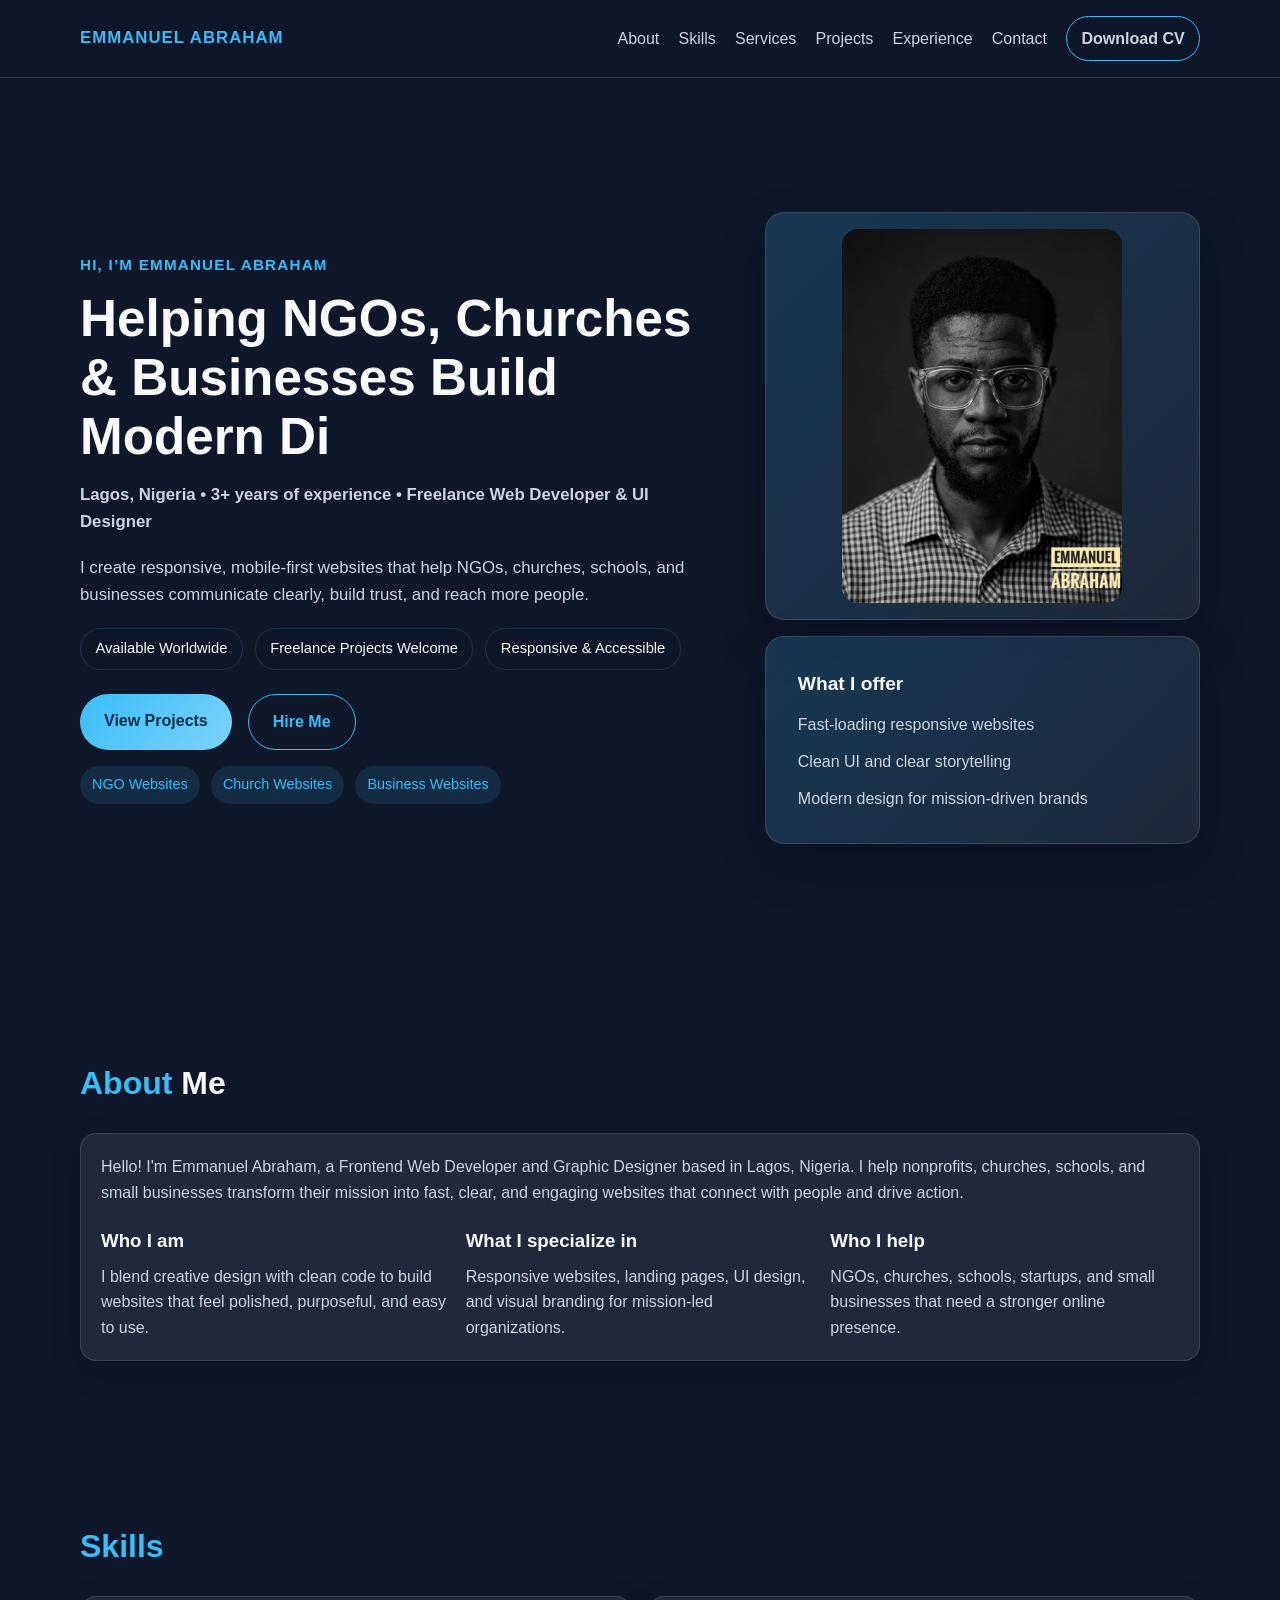
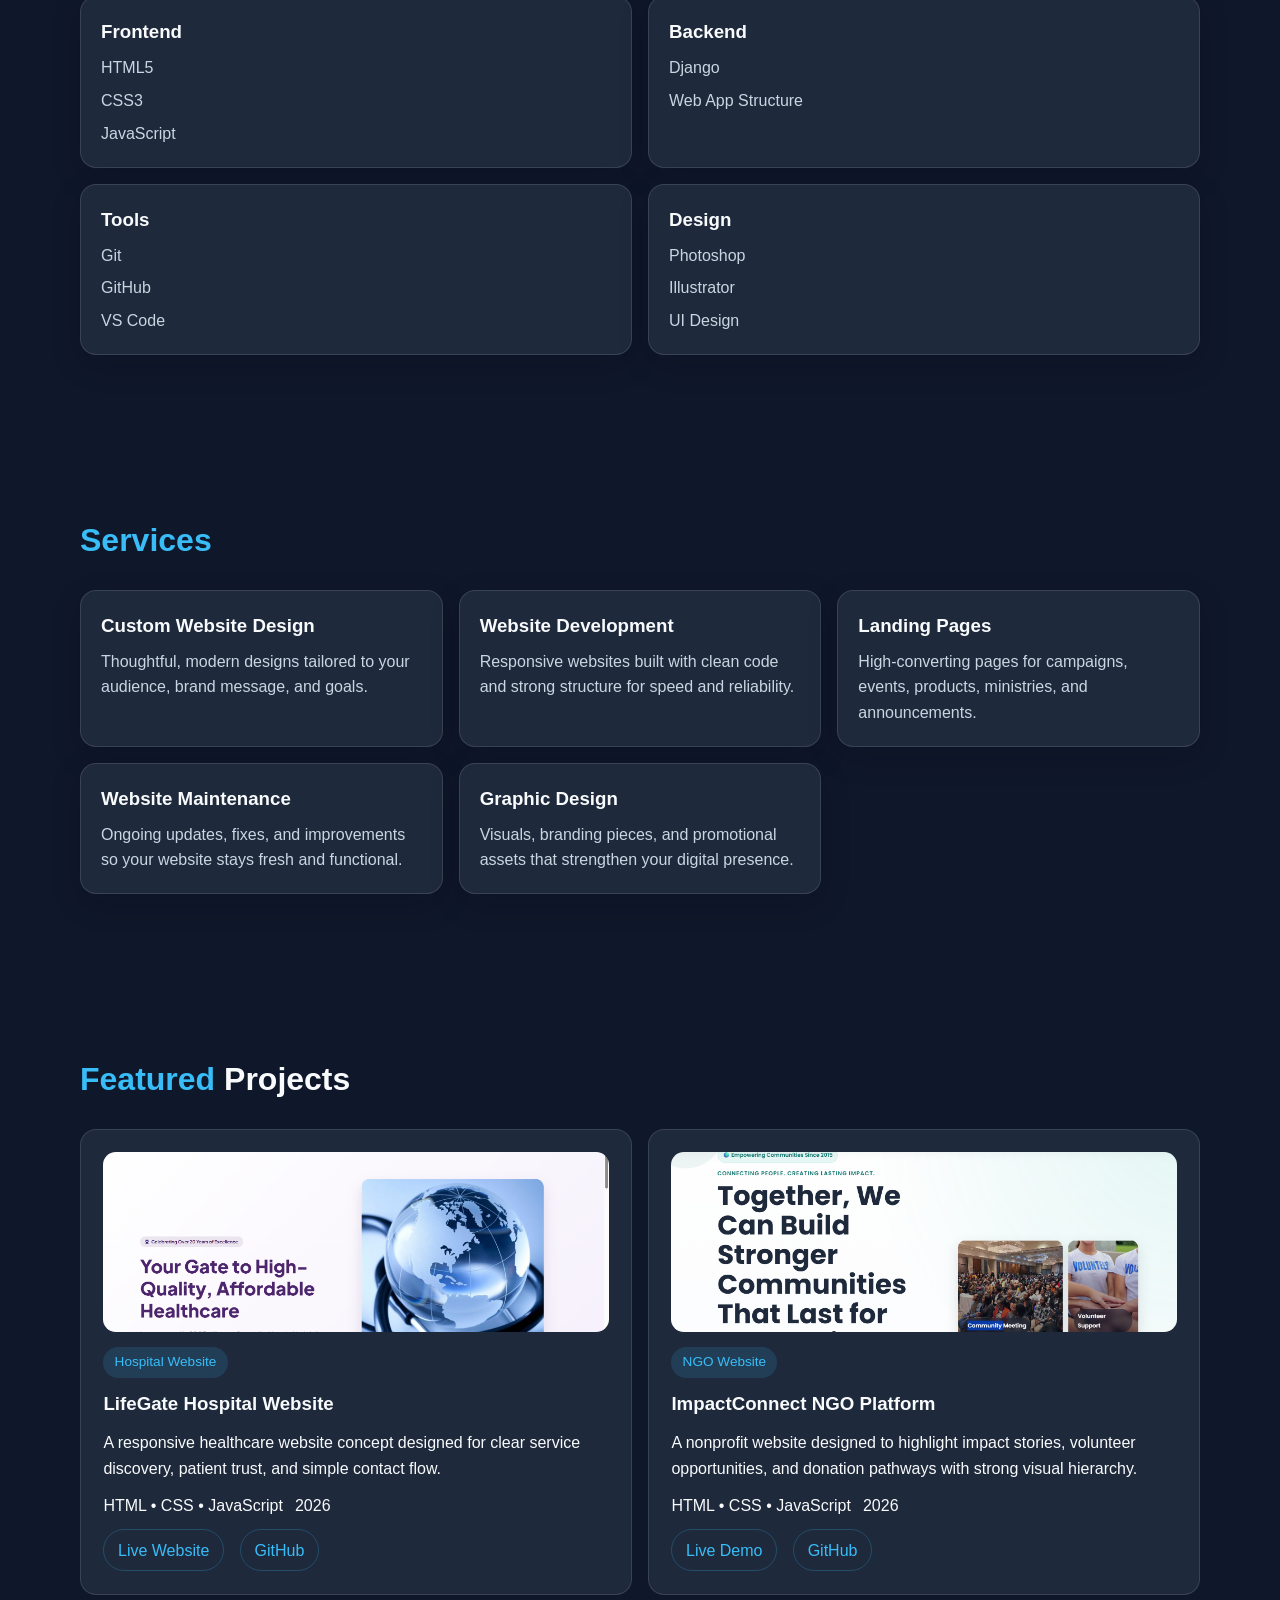
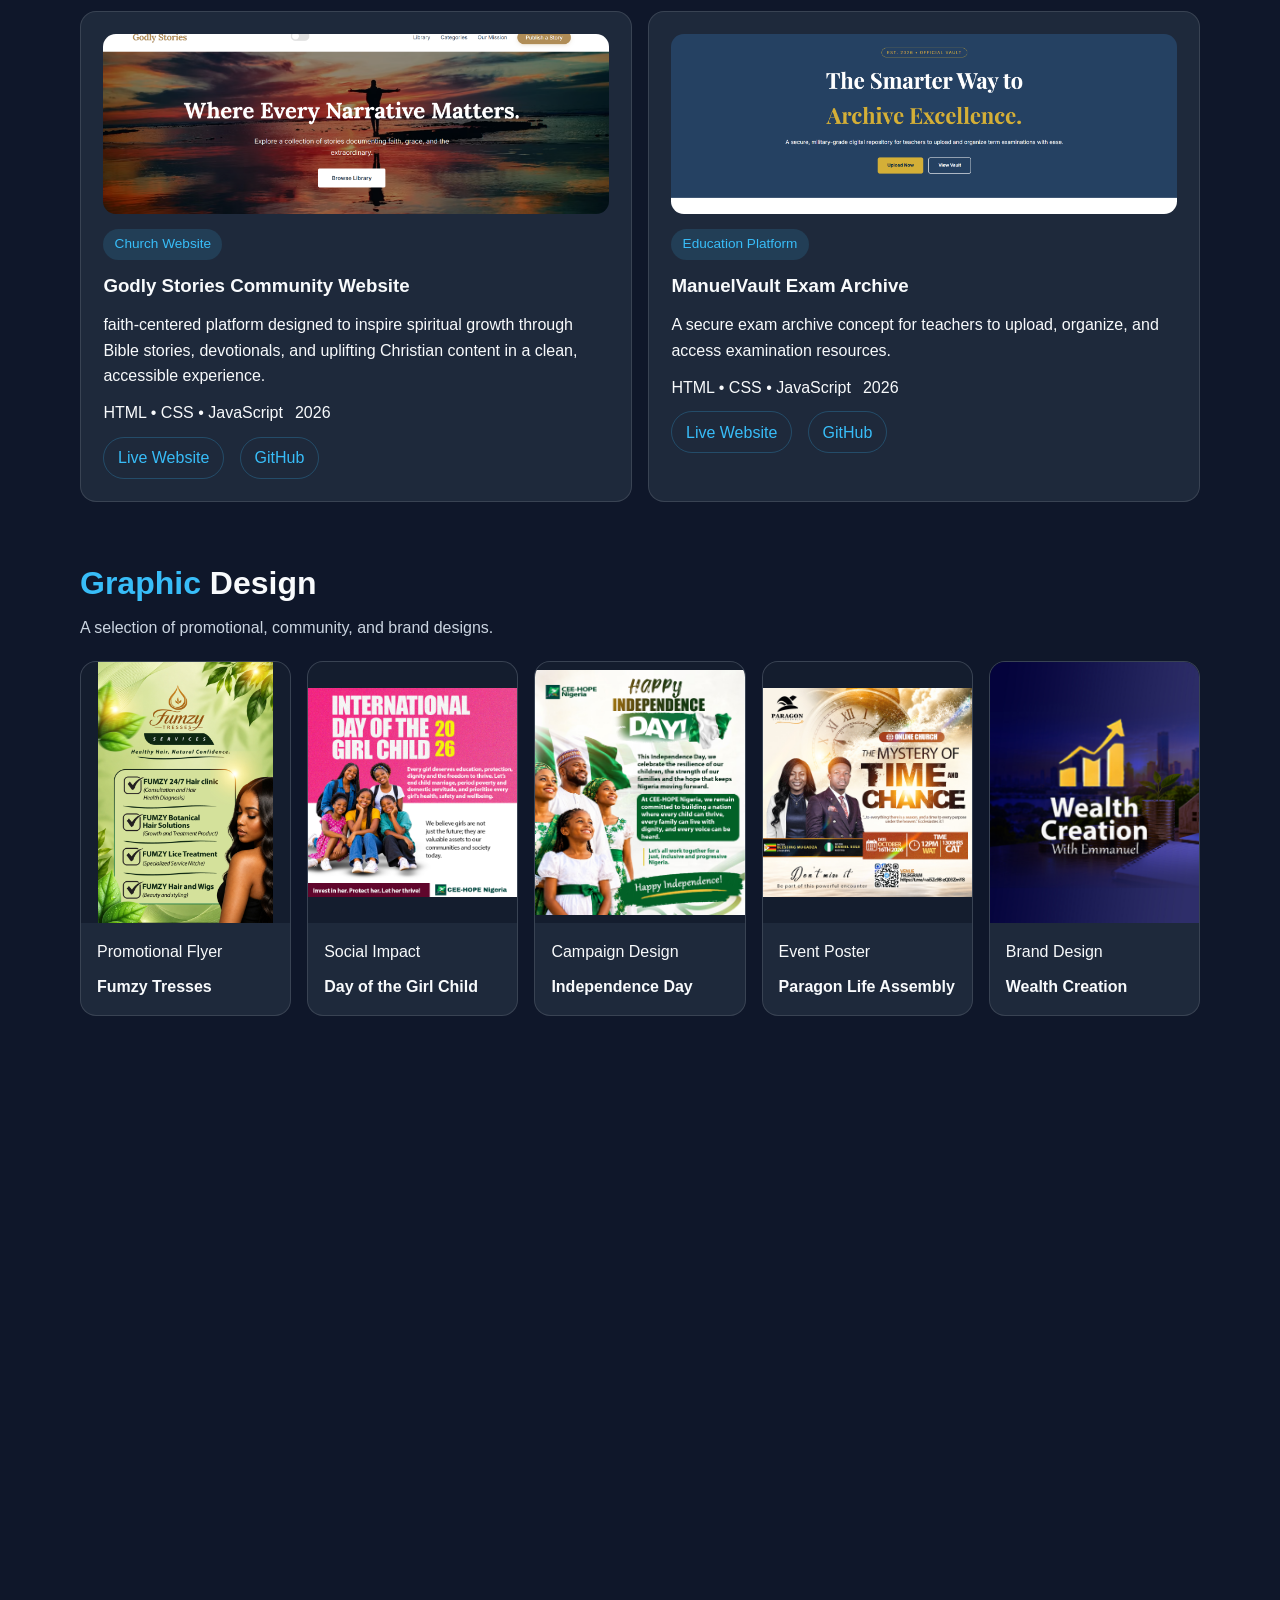
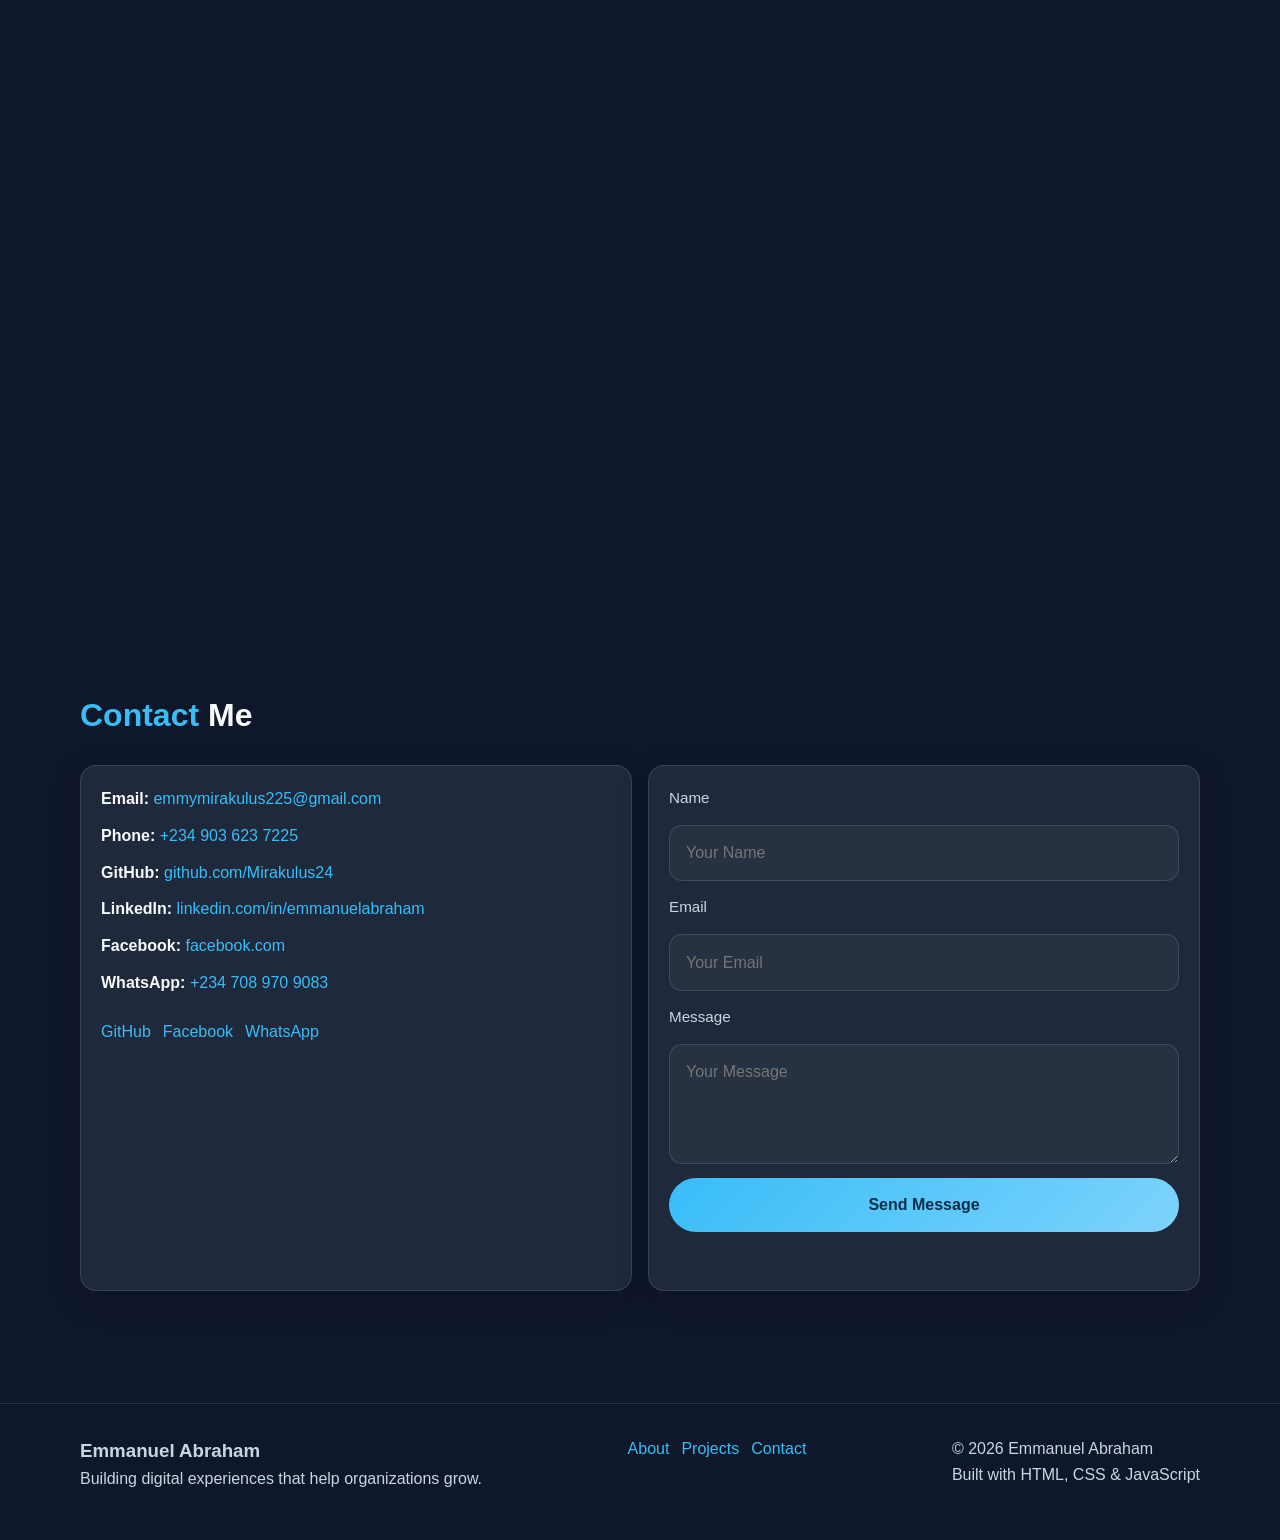
<file: index.html>
<!DOCTYPE html>
<html lang="en">
<head>
  <meta charset="UTF-8" />
  <meta name="viewport" content="width=device-width, initial-scale=1.0" />
  <title>Emmanuel Abraham | Web Developer & Designer</title>
  <meta name="description" content="Portfolio website for Emmanuel Abraham, a web developer and graphic designer building modern websites for NGOs, churches, schools, and businesses." />
  <link rel="stylesheet" href="styles.css" />
</head>
<body>
  <div class="scroll-progress" aria-hidden="true"></div>
  <nav class="top-nav">
    <div class="container nav-wrap">
      <a class="brand" href="#home">Emmanuel Abraham</a>
      <button class="nav-toggle" type="button" aria-label="Toggle navigation" aria-expanded="false">
        <span></span><span></span><span></span>
      </button>
      <ul class="nav-links">
        <li><a href="#about">About</a></li>
        <li><a href="#skills">Skills</a></li>
        <li><a href="#services">Services</a></li>
        <li><a href="#projects">Projects</a></li>
        <li><a href="#experience">Experience</a></li>
        <li><a href="#contact">Contact</a></li>
        <li><a class="btn btn-nav" href="assets/Emmanuel_Abraham_CV.pdf" download>Download CV</a></li>
      </ul>
    </div>
  </nav>

  <header id="home" class="hero">
    <div class="container hero-content">
      <div>
        <p class="subtitle">Hi, I’m Emmanuel Abraham</p>
        <h1><span class="hero-typed">I design and build fast, modern websites that help organizations grow their impact</span></h1>
        <p class="hero-meta">Lagos, Nigeria • 3+ years of experience • Freelance Web Developer & UI Designer</p>
        <p class="hero-tagline">I create responsive, mobile-first websites that help NGOs, churches, schools, and businesses communicate clearly, build trust, and reach more people.</p>
        <div class="hero-status">
          <span>Available Worldwide</span>
          <span>Freelance Projects Welcome</span>
          <span>Responsive & Accessible</span>
        </div>
        <div class="hero-actions">
          <a class="btn btn-primary" href="#projects">View Projects</a>
          <a class="btn btn-secondary" href="#contact">Hire Me</a>
        </div>
        <div class="hero-badges">
          <span>NGO Websites</span>
          <span>Church Websites</span>
          <span>Business Websites</span>
        </div>
      </div>
      <div class="hero-media">
        <div class="avatar-frame">
          <img src="assets/Portfolio.jpeg" alt="Portrait of Emmanuel Abraham" />
        </div>
        <div class="hero-card">
          <h3>What I offer</h3>
          <ul>
            <li>Fast-loading responsive websites</li>
            <li>Clean UI and clear storytelling</li>
            <li>Modern design for mission-driven brands</li>
          </ul>
        </div>
      </div>
    </div>
  </header>

  <main>
    <section id="about" class="section reveal">
      <div class="container">
        <h2 class="section-title"><span>About</span> Me</h2>
        <div class="card about-card">
          <p>Hello! I'm Emmanuel Abraham, a Frontend Web Developer and Graphic Designer based in Lagos, Nigeria. I help nonprofits, churches, schools, and small businesses transform their mission into fast, clear, and engaging websites that connect with people and drive action.</p>
          <div class="about-points">
            <div>
              <h3>Who I am</h3>
              <p>I blend creative design with clean code to build websites that feel polished, purposeful, and easy to use.</p>
            </div>
            <div>
              <h3>What I specialize in</h3>
              <p>Responsive websites, landing pages, UI design, and visual branding for mission-led organizations.</p>
            </div>
            <div>
              <h3>Who I help</h3>
              <p>NGOs, churches, schools, startups, and small businesses that need a stronger online presence.</p>
            </div>
          </div>
        </div>
      </div>
    </section>

    <section id="skills" class="section reveal">
      <div class="container">
        <h2 class="section-title"><span>Skills</span></h2>
        <div class="skill-groups">
          <div class="card skill-group">
            <h3>Frontend</h3>
            <ul>
              <li>HTML5</li>
              <li>CSS3</li>
              <li>JavaScript</li>
            </ul>
          </div>
          <div class="card skill-group">
            <h3>Backend</h3>
            <ul>
              <li>Django</li>
              <li>Web App Structure</li>
            </ul>
          </div>
          <div class="card skill-group">
            <h3>Tools</h3>
            <ul>
              <li>Git</li>
              <li>GitHub</li>
              <li>VS Code</li>
            </ul>
          </div>
          <div class="card skill-group">
            <h3>Design</h3>
            <ul>
              <li>Photoshop</li>
              <li>Illustrator</li>
              <li>UI Design</li>
            </ul>
          </div>
        </div>
      </div>
    </section>

    <section id="services" class="section reveal">
      <div class="container">
        <h2 class="section-title"><span>Services</span></h2>
        <div class="card-grid">
          <div class="card"><h3>Custom Website Design</h3><p>Thoughtful, modern designs tailored to your audience, brand message, and goals.</p></div>
          <div class="card"><h3>Website Development</h3><p>Responsive websites built with clean code and strong structure for speed and reliability.</p></div>
          <div class="card"><h3>Landing Pages</h3><p>High-converting pages for campaigns, events, products, ministries, and announcements.</p></div>
          <div class="card"><h3>Website Maintenance</h3><p>Ongoing updates, fixes, and improvements so your website stays fresh and functional.</p></div>
          <div class="card"><h3>Graphic Design</h3><p>Visuals, branding pieces, and promotional assets that strengthen your digital presence.</p></div>
        </div>
      </div>
    </section>

    <section id="projects" class="section reveal">
      <div class="container">
        <h2 class="section-title"><span>Featured</span> Projects</h2>
        <div class="card-grid project-grid">
          <article class="project-card">
            <img src="assets/Lifegate Specialist Hospital _ 24-Hour Multidisciplinary Care - Google Chrome 7_15_2026 6_12_28 AM.png" alt="Screenshot of the LifeGate Specialist Hospital website" />
            <span class="tag">Hospital Website</span>
            <h3>LifeGate Hospital Website</h3>
            <p>A responsive healthcare website concept designed for clear service discovery, patient trust, and simple contact flow.</p>
            <div class="project-meta"><span>HTML • CSS • JavaScript</span><span>2026</span></div>
            <div class="project-links"><a href="https://lifegatespecialisthospital.it.com/" target="_blank" rel="noreferrer">Live Website</a><a href="#">GitHub</a></div>
          </article>
          <article class="project-card">
            <img src="assets/ImpactConnect.png" alt="Preview of the ImpactConnect NGO website" />
            <span class="tag">NGO Website</span>
            <h3>ImpactConnect NGO Platform</h3>
            <p>A nonprofit website designed to highlight impact stories, volunteer opportunities, and donation pathways with strong visual hierarchy.</p>
            <div class="project-meta"><span>HTML • CSS • JavaScript</span><span>2026</span></div>
            <div class="project-links">
              <a href="https://mirakulus24.github.io/ImpactConnect/" target="_blank" rel="noreferrer">Live Demo</a>
              <a href="#">GitHub</a>
            </div>
          </article>
          <article class="project-card">
            <img src="assets/GodlyStories.png.png" alt="Preview of the Godly stories Community website" />
            <span class="tag">Church Website</span>
            <h3>Godly Stories Community Website</h3>
            <p>faith-centered platform designed to inspire spiritual growth through Bible stories, devotionals, and uplifting Christian content in a clean, accessible experience.</p>
            <div class="project-meta"><span>HTML • CSS • JavaScript</span><span>2026</span></div>
            <div class="project-links"><a href="https://mirakulus24.github.io/godly-stories/">Live Website</a><a href="#">GitHub</a></div>
          </article>
          <article class="project-card">
            <img src="assets/ManuelExamVault _ Secure Academic Storage - Google Chrome 7_15_2026 6_18_02 AM.png" alt="Screenshot of the ManuelVault exam archive website" />
            <span class="tag">Education Platform</span>
            <h3>ManuelVault Exam Archive</h3>
            <p>A secure exam archive concept for teachers to upload, organize, and access examination resources.</p>
            <div class="project-meta"><span>HTML • CSS • JavaScript</span><span>2026</span></div>
            <div class="project-links"><a href="https://mirakulus24.github.io/examuploads/" target="_blank" rel="noreferrer">Live Website</a><a href="#">GitHub</a></div>
          </article>
        </div>
        <div class="design-work">
          <h3 class="section-title"><span>Graphic</span> Design</h3>
          <p class="design-intro">A selection of promotional, community, and brand designs.</p>
          <div class="design-grid">
            <figure class="design-card">
              <img src="assets/Fumzy flyer.jpg" alt="Fumzy Tresses promotional flyer for hair and beauty services" loading="lazy" />
              <figcaption><span class="tag">Promotional Flyer</span><h4>Fumzy Tresses</h4></figcaption>
            </figure>
            <figure class="design-card">
              <img src="assets/GIrl Child Design.jpg" alt="International Day of the Girl Child awareness design for CEE-HOPE Nigeria" loading="lazy" />
              <figcaption><span class="tag">Social Impact</span><h4>Day of the Girl Child</h4></figcaption>
            </figure>
            <figure class="design-card">
              <img src="assets/Independence.jpg" alt="Nigeria Independence Day design celebrating CEE-HOPE Nigeria" loading="lazy" />
              <figcaption><span class="tag">Campaign Design</span><h4>Independence Day</h4></figcaption>
            </figure>
            <figure class="design-card">
              <img src="assets/PARAGON-Recovered.jpg" alt="Paragon Life Assembly online church event poster for The Mystery of Time and Chance" loading="lazy" />
              <figcaption><span class="tag">Event Poster</span><h4>Paragon Life Assembly</h4></figcaption>
            </figure>
            <figure class="design-card">
              <img src="assets/DC logo 1.jpg" alt="Wealth Creation with Emmanuel promotional design" loading="lazy" />
              <figcaption><span class="tag">Brand Design</span><h4>Wealth Creation</h4></figcaption>
            </figure>
          </div>
        </div>
      </div>
    </section>

    <section id="experience" class="section reveal">
      <div class="container">
        <h2 class="section-title"><span>Experience</span></h2>
        <div class="timeline">
          <div class="timeline-item"><h3>Freelance Web Developer</h3><p>2025 – Present</p><span>Building modern websites for NGOs, churches, schools, and businesses with a strong focus on clarity, trust, and performance.</span></div>
          <div class="timeline-item"><h3>HMO/Admin Officer</h3><p>2023 – 2024</p><span>Managed administrative responsibilities and supported operations with organization, reliability, and attention to detail.</span></div>
          <div class="timeline-item"><h3>Teacher</h3><p>2020 – 2022</p><span>Delivered structured communication, guidance, and engagement while building confidence in public-facing work.</span></div>
          <div class="timeline-item"><h3>Account Officer</h3><p>2017 – 2020</p><span>Supported financial and administrative workflows with consistency, precision, and professionalism.</span></div>
        </div>
      </div>
    </section>

    <section class="section reveal">
      <div class="container">
        <h2 class="section-title"><span>Why</span> Work With Me?</h2>
        <div class="stats-grid">
          <div class="card stat-card"><strong>6+</strong><span>Personal Projects</span></div>
          <div class="card stat-card"><strong>3+</strong><span>Years Learning</span></div>
          <div class="card stat-card"><strong>100%</strong><span>Responsive Designs</span></div>
          <div class="card stat-card"><strong>Open</strong><span>To Freelance Work</span></div>
        </div>
      </div>
    </section>

    <section id="contact" class="section reveal">
      <div class="container">
        <h2 class="section-title"><span>Contact</span> Me</h2>
        <div class="card-grid contact-grid">
          <div class="card">
            <div class="contact-list">
              <div><strong>Email:</strong> <a href="mailto:emmymirakulus225@gmail.com">emmymirakulus225@gmail.com</a></div>
              <div><strong>Phone:</strong> <a href="tel:+2349036237225">+234 903 623 7225</a></div>
              <div><strong>GitHub:</strong> <a href="https://github.com/Mirakulus24" target="_blank" rel="noreferrer">github.com/Mirakulus24</a></div>
              <div><strong>LinkedIn:</strong> <a href="https://linkedin.com/in/emmanuelabraham" target="_blank" rel="noreferrer">linkedin.com/in/emmanuelabraham</a></div>
              <div><strong>Facebook:</strong> <a href="https://www.facebook.com/profile.php?id=61593971177938" target="_blank" rel="noreferrer">facebook.com</a></div>
              <div><strong>WhatsApp:</strong> <a href="https://wa.me/2347089709083" target="_blank" rel="noreferrer">+234 708 970 9083</a></div>
            </div>
            <div class="social-links">
              <a href="https://github.com/Mirakulus24" target="_blank" rel="noreferrer">GitHub</a>
              <a href="https://www.facebook.com/profile.php?id=61593971177938l" target="_blank" rel="noreferrer">Facebook</a>
              <a href="https://wa.me/2347089709083" target="_blank" rel="noreferrer">WhatsApp</a>
            </div>
          </div>
          <div class="card">
            <form id="contactForm" action="https://formspree.io/f/xrenbyjw" method="POST" accept-charset="UTF-8">
              <label for="name">Name</label>
              <input id="name" type="text" name="name" placeholder="Your Name" required />
              <label for="email">Email</label>
              <input id="email" type="email" name="email" placeholder="Your Email" required />
              <label for="message">Message</label>
              <textarea id="message" name="message" placeholder="Your Message" required></textarea>
              <input type="hidden" name="_subject" value="New message from Emmanuel Abraham portfolio" />
              <input type="hidden" name="_captcha" value="false" />
              <button class="btn btn-primary" type="submit">Send Message</button>
              <p class="form-status" id="formStatus" role="status" aria-live="polite"></p>
            </form>
          </div>
        </div>
      </div>
    </section>
  </main>

  <footer class="footer">
    <div class="container footer-content">
      <div><h3>Emmanuel Abraham</h3><p>Building digital experiences that help organizations grow.</p></div>
      <div class="footer-links"><a href="#about">About</a><a href="#projects">Projects</a><a href="#contact">Contact</a></div>
      <div><p>© <span data-year></span> Emmanuel Abraham</p><p>Built with HTML, CSS & JavaScript</p></div>
    </div>
  </footer>

  <button class="back-to-top" type="button" aria-label="Back to top">↑</button>
  <script src="script.js"></script>
</body>
</html>
</file>
<file: styles.css>
:root {
  --bg: #0F172A;
  --card: #1E293B;
  --accent: #38BDF8;
  --text: #F8FAFC;
  --muted: #CBD5E1;
  --border: rgba(248, 250, 252, 0.12);
  --shadow: 0 20px 45px rgba(2, 8, 23, 0.25);
}

* {
  box-sizing: border-box;
  margin: 0;
  padding: 0;
}

html {
  scroll-behavior: smooth;
}

body {
  font-family: 'Segoe UI', Arial, sans-serif;
  background: var(--bg);
  color: var(--text);
  line-height: 1.6;
  overflow-x: hidden;
}

a {
  color: inherit;
  text-decoration: none;
}

img {
  max-width: 100%;
  display: block;
}

.container {
  width: min(1120px, calc(100% - 2rem));
  margin: 0 auto;
}

.scroll-progress {
  position: fixed;
  top: 0;
  left: 0;
  width: 0;
  height: 3px;
  background: linear-gradient(90deg, var(--accent), #7dd3fc);
  z-index: 120;
}

.top-nav {
  position: sticky;
  top: 0;
  z-index: 100;
  background: rgba(15, 23, 42, 0.86);
  backdrop-filter: blur(12px);
  border-bottom: 1px solid var(--border);
}

.nav-wrap {
  display: flex;
  justify-content: space-between;
  align-items: center;
  padding: 1rem 0;
  gap: 1rem;
}

.brand {
  font-weight: 700;
  font-size: 1.05rem;
  letter-spacing: 0.06em;
  text-transform: uppercase;
  color: var(--accent);
}

.nav-links {
  display: flex;
  align-items: center;
  gap: 1.2rem;
  list-style: none;
}

.nav-links a {
  color: var(--muted);
  transition: color 0.2s ease;
}

.nav-links a:hover,
.nav-links a.active {
  color: var(--accent);
}

.nav-toggle {
  display: none;
  background: transparent;
  border: 0;
  cursor: pointer;
  padding: 0.2rem;
}

.nav-toggle span {
  display: block;
  width: 24px;
  height: 2px;
  background: var(--text);
  margin: 5px 0;
}

.section {
  padding: 5rem 0;
}

.section-title {
  font-size: 2rem;
  margin-bottom: 1.5rem;
  color: var(--text);
}

.section-title span {
  color: var(--accent);
}

.hero {
  min-height: 100vh;
  display: flex;
  align-items: center;
  padding: 4rem 0 4rem;
}

.hero-content {
  display: grid;
  grid-template-columns: 1.2fr 0.8fr;
  gap: 2rem;
  align-items: center;
}

.hero h1 {
  font-size: clamp(2rem, 4vw, 3.3rem);
  margin-bottom: 1rem;
  line-height: 1.15;
  max-width: 720px;
}

.hero .subtitle {
  color: var(--accent);
  font-weight: 700;
  letter-spacing: 0.08em;
  text-transform: uppercase;
  font-size: 0.95rem;
  margin-bottom: 0.8rem;
}

.hero-meta {
  color: var(--accent);
  font-weight: 600;
  margin-bottom: 1rem;
}

.hero p {
  color: var(--muted);
  font-size: 1.05rem;
  max-width: 640px;
  margin-bottom: 1.2rem;
}

.hero-actions {
  display: flex;
  flex-wrap: wrap;
  gap: 1rem;
  margin-bottom: 1rem;
}

.btn {
  display: inline-block;
  padding: 0.9rem 1.5rem;
  border-radius: 999px;
  font-weight: 600;
  transition: transform 0.2s ease, background 0.2s ease, box-shadow 0.2s ease;
}

.btn:hover {
  transform: translateY(-2px);
  box-shadow: 0 10px 30px rgba(56, 189, 248, 0.2);
}

.btn:focus-visible {
  outline: 2px solid var(--accent);
  outline-offset: 2px;
}

.btn-primary {
  background: linear-gradient(135deg, var(--accent), #7dd3fc);
  color: #082f49;
}

.btn-secondary {
  border: 1px solid var(--accent);
  color: var(--accent);
}

.btn-nav {
  padding: 0.55rem 0.9rem;
  border: 1px solid var(--accent);
  color: var(--accent);
}

.hero-badges {
  display: flex;
  flex-wrap: wrap;
  gap: 0.7rem;
}

.hero-badges span {
  display: inline-block;
  padding: 0.45rem 0.75rem;
  border-radius: 999px;
  background: rgba(56, 189, 248, 0.12);
  color: var(--accent);
  font-size: 0.9rem;
}

.hero-tagline {
  max-width: 680px;
  font-size: 1.05rem;
  color: var(--muted);
  margin-bottom: 1rem;
}

.hero-status {
  display: flex;
  flex-wrap: wrap;
  gap: 0.75rem;
  margin-bottom: 1.5rem;
}

.hero-status span {
  display: inline-flex;
  align-items: center;
  padding: 0.5rem 0.9rem;
  border-radius: 999px;
  border: 1px solid rgba(56, 189, 248, 0.18);
  color: var(--text);
  background: rgba(15, 23, 42, 0.9);
  font-size: 0.92rem;
}

.hero-media {
  display: grid;
  gap: 1rem;
}

.avatar-frame {
  display: flex;
  justify-content: center;
  align-items: center;
  padding: 1rem;
  border-radius: 1.2rem;
  background: linear-gradient(135deg, rgba(56, 189, 248, 0.2), rgba(30, 41, 59, 0.95));
  border: 1px solid var(--border);
  box-shadow: var(--shadow);
}

.avatar-frame img {
  width: min(100%, 280px);
  border-radius: 1rem;
  display: block;
  transition: transform 0.25s ease;
}

.avatar-frame:hover img {
  transform: scale(1.02);
}

.hero-card {
  background: linear-gradient(135deg, rgba(56, 189, 248, 0.2), rgba(30, 41, 59, 0.95));
  border: 1px solid var(--border);
  border-radius: 1.2rem;
  padding: 2rem;
  box-shadow: var(--shadow);
}

.hero-card h3 {
  margin-bottom: 0.8rem;
  font-size: 1.2rem;
}

.hero-card ul {
  list-style: none;
  display: grid;
  gap: 0.7rem;
  color: var(--muted);
}

.card-grid {
  display: grid;
  grid-template-columns: repeat(3, minmax(0, 1fr));
  gap: 1rem;
}

.card {
  background: var(--card);
  border: 1px solid var(--border);
  border-radius: 1rem;
  padding: 1.25rem;
  box-shadow: 0 10px 30px rgba(2, 8, 23, 0.2);
}

.card h3,
.card h4 {
  margin-bottom: 0.5rem;
  color: var(--text);
}

.card p,
.card li {
  color: var(--muted);
}

.about-card {
  display: grid;
  gap: 1.25rem;
}

.about-points {
  display: grid;
  grid-template-columns: repeat(3, minmax(0, 1fr));
  gap: 1rem;
}

.skill-groups {
  display: grid;
  grid-template-columns: repeat(2, minmax(0, 1fr));
  gap: 1rem;
}

.skill-group ul {
  list-style: none;
  display: grid;
  gap: 0.45rem;
}

.project-grid {
  grid-template-columns: repeat(2, minmax(0, 1fr));
}

.design-work {
  margin-top: 3.5rem;
}

.design-work .section-title {
  margin-bottom: 0.35rem;
}

.design-intro {
  color: var(--muted);
  margin-bottom: 1.25rem;
}

.design-grid {
  display: grid;
  grid-template-columns: repeat(auto-fit, minmax(190px, 1fr));
  gap: 1rem;
}

.design-card {
  overflow: hidden;
  background: var(--card);
  border: 1px solid var(--border);
  border-radius: 1rem;
  transition: transform 0.25s ease, box-shadow 0.25s ease, border-color 0.25s ease;
}

.design-card:hover {
  transform: translateY(-5px);
  box-shadow: 0 18px 40px rgba(2, 8, 23, 0.32);
  border-color: var(--accent);
}

.design-card img {
  width: 100%;
  aspect-ratio: 4 / 5;
  object-fit: contain;
  background: rgba(2, 8, 23, 0.35);
}

.design-card figcaption {
  display: grid;
  justify-items: start;
  gap: 0.55rem;
  padding: 1rem;
}

.design-card h4 {
  font-size: 1rem;
}

.project-card {
  background: var(--card);
  border: 1px solid var(--border);
  border-radius: 1rem;
  padding: 1.4rem;
  display: flex;
  flex-direction: column;
  gap: 0.7rem;
  transition: transform 0.25s ease, box-shadow 0.25s ease, border-color 0.25s ease;
}

.project-card img {
  width: 100%;
  height: 180px;
  object-fit: cover;
  border-radius: 0.8rem;
  margin-bottom: 0.2rem;
}

.project-card:hover {
  transform: translateY(-8px) scale(1.01);
  box-shadow: 0 18px 40px rgba(2, 8, 23, 0.32);
  border-color: var(--accent);
}

.project-card .tag {
  display: inline-block;
  width: fit-content;
  padding: 0.3rem 0.7rem;
  border-radius: 999px;
  background: rgba(56, 189, 248, 0.14);
  color: var(--accent);
  font-size: 0.85rem;
  transition: background 0.25s ease;
}

.project-card:hover .tag {
  background: rgba(56, 189, 248, 0.24);
}

.project-meta,
.project-links,
.social-links,
.footer-links {
  display: flex;
  flex-wrap: wrap;
  gap: 0.75rem;
}

.project-links a,
.social-links a,
.footer-links a {
  color: var(--accent);
}

.project-links {
  gap: 1rem;
}

.project-links a {
  padding: 0.45rem 0.85rem;
  border: 1px solid rgba(56, 189, 248, 0.24);
  border-radius: 999px;
  transition: background 0.2s ease, color 0.2s ease;
}

.project-links a:hover {
  background: rgba(56, 189, 248, 0.14);
}

.timeline {
  display: grid;
  gap: 1rem;
}

.timeline-item {
  padding: 1rem 1.2rem;
  border-left: 2px solid var(--accent);
  background: rgba(248, 250, 252, 0.03);
  border-radius: 0.7rem;
}

.timeline-item h3 {
  margin-bottom: 0.2rem;
}

.timeline-item p {
  color: var(--accent);
  margin-bottom: 0.3rem;
}

.stats-grid {
  display: grid;
  grid-template-columns: repeat(4, minmax(0, 1fr));
  gap: 1rem;
}

.stat-card {
  text-align: center;
}

.stat-card strong {
  display: block;
  font-size: 1.5rem;
  color: var(--accent);
  margin-bottom: 0.3rem;
}

.contact-grid {
  grid-template-columns: repeat(2, minmax(0, 1fr));
}

.contact-list {
  display: grid;
  gap: 0.7rem;
  margin-bottom: 1.5rem;
}

.contact-list a {
  color: var(--accent);
}

form {
  display: grid;
  gap: 0.9rem;
}

label {
  font-size: 0.95rem;
  color: var(--muted);
}

input,
textarea,
button {
  font: inherit;
}

input,
textarea {
  width: 100%;
  padding: 0.9rem 1rem;
  border-radius: 0.8rem;
  border: 1px solid var(--border);
  background: rgba(248, 250, 252, 0.04);
  color: var(--text);
}

input:focus,
textarea:focus {
  outline: 1px solid var(--accent);
  border-color: var(--accent);
}

textarea {
  min-height: 120px;
  resize: vertical;
}

button {
  border: 0;
  cursor: pointer;
}

button:disabled {
  opacity: 0.75;
  cursor: wait;
}

.form-status {
  min-height: 1.2rem;
  margin-top: 0.25rem;
  font-size: 0.95rem;
  color: var(--muted);
}

.form-status.success {
  color: #86efac;
}

.form-status.error {
  color: #fda4af;
}

.footer {
  padding: 2rem 0 3rem;
  color: var(--muted);
  border-top: 1px solid var(--border);
  margin-top: 2rem;
}

.footer-content {
  display: flex;
  justify-content: space-between;
  gap: 1rem;
  align-items: flex-start;
}

.back-to-top {
  position: fixed;
  right: 1.2rem;
  bottom: 1.2rem;
  width: 46px;
  height: 46px;
  border: 0;
  border-radius: 999px;
  background: var(--accent);
  color: #082f49;
  font-size: 1.25rem;
  cursor: pointer;
  display: none;
  z-index: 110;
  box-shadow: 0 10px 25px rgba(56, 189, 248, 0.25);
}

.reveal {
  opacity: 0;
  transform: translateY(20px);
  transition: opacity 0.6s ease, transform 0.6s ease;
}

.reveal.visible {
  opacity: 1;
  transform: translateY(0);
}

::-webkit-scrollbar {
  width: 10px;
}

::-webkit-scrollbar-track {
  background: var(--bg);
}

::-webkit-scrollbar-thumb {
  background: rgba(56, 189, 248, 0.35);
  border-radius: 999px;
}

@media (max-width: 900px) {
  .hero-content {
    grid-template-columns: 1fr;
  }

  .card-grid,
  .project-grid,
  .contact-grid,
  .stats-grid,
  .about-points {
    grid-template-columns: repeat(2, minmax(0, 1fr));
  }

  .footer-content {
    flex-direction: column;
  }
}

@media (max-width: 680px) {
  .section {
    padding: 3.5rem 0;
  }

  .card-grid,
  .project-grid,
  .contact-grid,
  .stats-grid,
  .skill-groups,
  .about-points {
    grid-template-columns: 1fr;
  }

  .hero {
    padding-top: 3rem;
  }

  .nav-toggle {
    display: block;
  }

  .nav-wrap {
    position: relative;
  }

  .nav-links {
    display: none;
    position: absolute;
    top: calc(100% + 0.5rem);
    right: 0;
    flex-direction: column;
    align-items: flex-start;
    background: rgba(15, 23, 42, 0.96);
    padding: 1rem;
    border: 1px solid var(--border);
    border-radius: 0.9rem;
    width: min(240px, calc(100vw - 2rem));
  }

  .nav-links.open {
    display: flex;
  }
}
</file>
